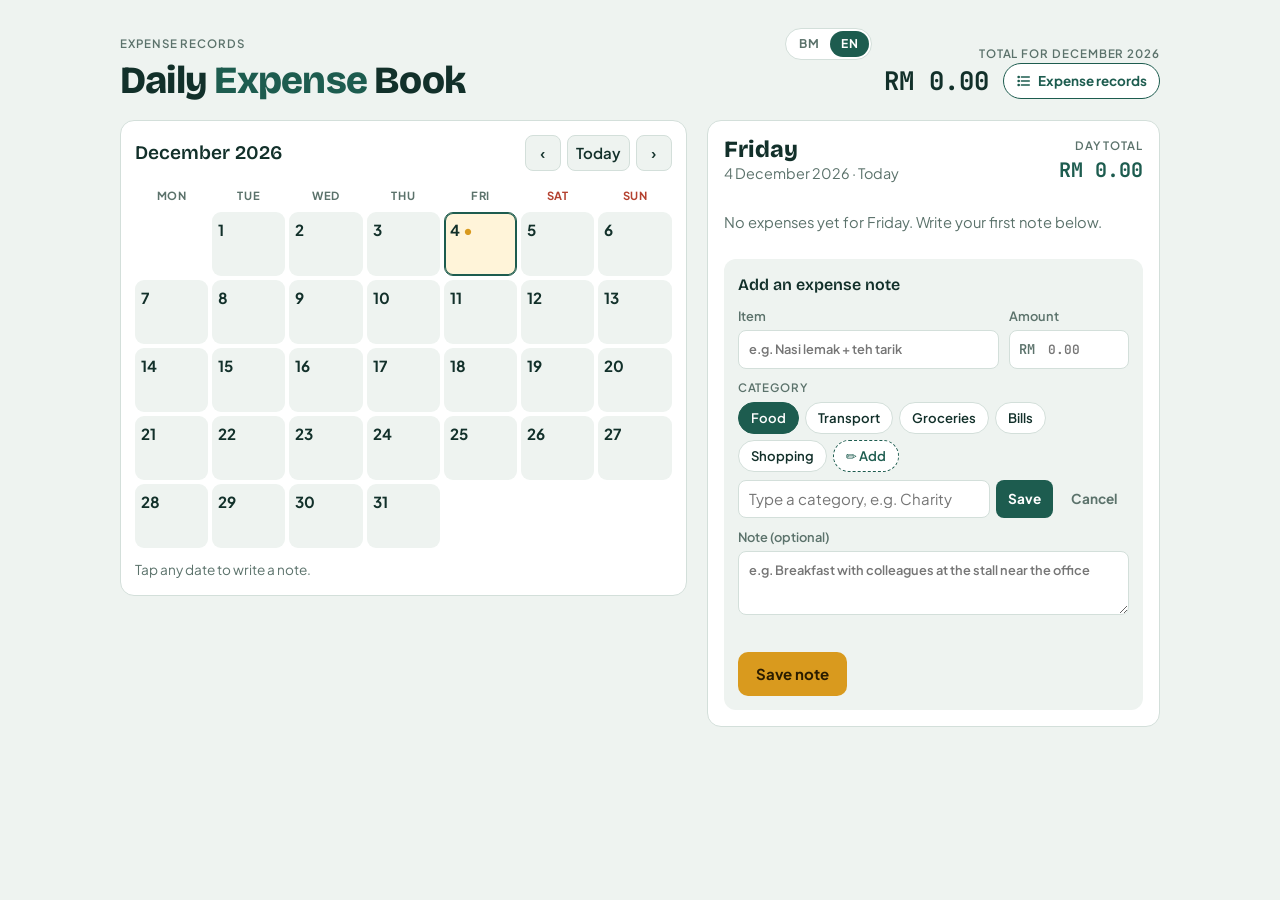
<file: index.html>
<!doctype html>
<html lang="ms">
<head>
<meta charset="utf-8">
<meta name="viewport" content="width=device-width, initial-scale=1, viewport-fit=cover">
<title>Buku Belanja Harian</title>
<meta name="claude:viewport-fit-sides" content="cover">
<link rel="preconnect" href="https://fonts.googleapis.com">
<link rel="stylesheet" href="https://fonts.googleapis.com/css2?family=Bricolage+Grotesque:opsz,wght@12..96,600;12..96,800&family=Plus+Jakarta+Sans:wght@400;500;600;700&family=JetBrains+Mono:wght@500;700&display=swap">
<style>
/* Layout: kalendar bulan (Isnin dahulu) di kiri, panel nota hari terpilih di kanan; bertindan di telefon */
:root {
  --bg: #eef3f0;
  --surface: #ffffff;
  --ink: #12302a;
  --muted: #5b726b;
  --line: #d3dfda;
  --accent: #d99a1e;        /* kunyit */
  --accent-ink: #2a1c00;
  --brand: #1d5c4f;         /* hijau daun pandan tua */
  --brand-soft: #dcebe5;
  --danger: #b4412f;
  --today: #fff4d9;
  --f-display: "Bricolage Grotesque", "Segoe UI", system-ui, sans-serif;
  --f-body: "Plus Jakarta Sans", "Segoe UI", system-ui, sans-serif;
  --f-num: "JetBrains Mono", ui-monospace, Menlo, monospace;
}
@media (prefers-color-scheme: dark) {
  :root:not([data-theme="light"]) {
    --bg: #0e1a17; --surface: #15241f; --ink: #e4efea; --muted: #93aaa2; --line: #2a3d37;
    --accent: #f0b440; --accent-ink: #231700; --brand: #7fcab6; --brand-soft: #1d3a32;
    --danger: #ef8b78; --today: #33290f; color-scheme: dark;
  }
}
:root[data-theme="dark"] {
  --bg: #0e1a17; --surface: #15241f; --ink: #e4efea; --muted: #93aaa2; --line: #2a3d37;
  --accent: #f0b440; --accent-ink: #231700; --brand: #7fcab6; --brand-soft: #1d3a32;
  --danger: #ef8b78; --today: #33290f; color-scheme: dark;
}
* { box-sizing: border-box; }
body {
  background: var(--bg); color: var(--ink); font-family: var(--f-body); font-size: 15px; line-height: 1.5;
  padding-left: max(16px, env(safe-area-inset-left, 0px));
  padding-right: max(16px, env(safe-area-inset-right, 0px));
  padding-block: 20px 40px;
}
.wrap { max-width: 1040px; margin: 0 auto; display: grid; gap: 20px; }
h1, h2 { font-family: var(--f-display); text-wrap: balance; margin: 0; }
.num { font-family: var(--f-num); font-variant-numeric: tabular-nums; }
button { font: inherit; color: inherit; cursor: pointer; }
button:focus-visible, input:focus-visible, textarea:focus-visible { outline: 2px solid var(--accent); outline-offset: 2px; }

header { display: flex; flex-wrap: wrap; align-items: flex-end; justify-content: space-between; gap: 12px; }
header h1 { font-size: clamp(1.7rem, 5vw, 2.4rem); font-weight: 800; letter-spacing: -0.02em; line-height: 1.05; }
header h1 span { color: var(--brand); }
.brand { flex: 1 1 300px; min-width: 0; }
.brand-top { display: flex; align-items: center; justify-content: space-between; gap: 10px; }
.lang { display: inline-flex; border: 1px solid var(--line); border-radius: 999px; padding: 2px; background: var(--surface); flex-shrink: 0; }
.lang button { border: none; background: none; border-radius: 999px; padding: 4px 11px; font-size: 0.75rem; font-weight: 700; letter-spacing: 0.04em; color: var(--muted); }
.lang button[aria-pressed="true"] { background: var(--brand); color: var(--surface); }
.month-total { text-align: right; }
@media (max-width: 480px) { .month-total { text-align: left; width: 100%; } }
.label { font-size: 0.72rem; text-transform: uppercase; letter-spacing: 0.08em; color: var(--muted); font-weight: 600; }
.month-total .num { font-size: 1.6rem; font-weight: 700; }
.mt-row { display: flex; flex-wrap: wrap; align-items: center; justify-content: flex-end; gap: 8px 14px; }
@media (max-width: 480px) { .mt-row { justify-content: space-between; } }
.rec-btn { display: inline-flex; align-items: center; gap: 6px; border: 1px solid var(--brand); background: var(--surface); color: var(--brand); border-radius: 999px; padding: 7px 12px; font-weight: 700; font-size: 0.84rem; white-space: nowrap; }
@media (max-width: 400px) { .month-total .num { font-size: 1.35rem; } }
@media (max-width: 380px) { .rec-btn { padding: 6px 9px; font-size: 0.78rem; gap: 4px; } .rec-btn svg { width: 14px; height: 14px; } .mt-row { gap: 8px 10px; } }
.rec-btn svg { width: 16px; height: 16px; }

/* Lembaran Rekod perbelanjaan */
.sheet { position: fixed; inset: 0; z-index: 20; background: var(--bg); overflow-y: auto; overscroll-behavior: contain;
  padding-top: calc(16px + env(safe-area-inset-top, 0px)); padding-bottom: calc(32px + env(safe-area-inset-bottom, 0px));
  padding-left: max(16px, env(safe-area-inset-left, 0px)); padding-right: max(16px, env(safe-area-inset-right, 0px)); }
.sheet-in { max-width: 680px; margin: 0 auto; display: grid; gap: 18px; }
.sheet-head { display: flex; align-items: flex-start; justify-content: space-between; gap: 12px; }
.sheet-head h2 { font-size: 1.5rem; font-weight: 800; line-height: 1.1; }
.sheet-sub { color: var(--muted); font-size: 0.9rem; margin-top: 4px; }
.close { border: 1px solid var(--line); background: var(--surface); border-radius: 50%; width: 40px; height: 40px; font-size: 1.3rem; line-height: 1; flex-shrink: 0; }
.sheet-nav { display: flex; align-items: center; justify-content: space-between; gap: 8px; background: var(--surface); border: 1px solid var(--line); border-radius: 12px; padding: 8px; }
.sheet-nav strong { font-family: var(--f-display); font-size: 1.1rem; font-weight: 600; }
.sheet-nav .num { display: block; color: var(--brand); font-weight: 700; font-size: 0.95rem; text-align: center; }
.sheet-nav button { border: 1px solid var(--line); background: var(--bg); border-radius: 8px; width: 38px; height: 38px; font-weight: 700; }
.seg { display: grid; grid-template-columns: 1fr 1fr; border: 1px solid var(--line); border-radius: 12px; padding: 3px; background: var(--surface); }
.seg button { border: none; background: none; border-radius: 9px; padding: 9px 8px; font-weight: 700; font-size: 0.9rem; color: var(--muted); }
.seg button[aria-pressed="true"] { background: var(--brand); color: var(--surface); }
.stats { display: grid; grid-template-columns: 1fr 1fr; gap: 10px; }
.stat { background: var(--surface); border: 1px solid var(--line); border-radius: 12px; padding: 10px 12px; min-width: 0; }
.stat .num { display: block; font-weight: 700; font-size: 1.05rem; margin-top: 2px; }
.stat small { color: var(--muted); font-size: 0.8rem; }
.mrow { display: grid; grid-template-columns: 5.5em minmax(0, 1fr) auto; align-items: center; gap: 10px; background: none; border: none; padding: 5px 0; text-align: left; width: 100%; font-size: 0.92rem; }
.mrow .nm { font-weight: 600; }
.mrow .bar { display: block; grid-column: auto; height: 8px; }
.mrow .num { font-weight: 700; min-width: 6.5em; text-align: right; }
.mrow.zero { color: var(--muted); }
.mrow.zero .num { font-weight: 500; }
.mrow.top .bar i { background: var(--brand); }
.sec { background: var(--surface); border: 1px solid var(--line); border-radius: 14px; padding: 14px 16px; display: grid; gap: 10px; }
.sec h3 { margin: 0; font-family: var(--f-display); font-size: 1rem; font-weight: 600; }
.catrow { display: grid; grid-template-columns: minmax(0, 1fr) auto; gap: 4px 12px; font-size: 0.92rem; }
.catrow .nm { font-weight: 600; overflow-wrap: anywhere; }
.catrow .num { font-weight: 700; }
.bar { grid-column: 1 / -1; height: 6px; border-radius: 3px; background: var(--bg); overflow: hidden; }
.bar i { display: block; height: 100%; background: var(--accent); border-radius: 3px; }
.dgroup { display: grid; gap: 4px; padding-top: 10px; border-top: 1px dashed var(--line); }
.dgroup:first-of-type { border-top: none; padding-top: 0; }
.dhead { display: flex; justify-content: space-between; align-items: baseline; gap: 10px; background: none; border: none; padding: 4px 0; text-align: left; width: 100%; }
.dhead span:first-child { font-weight: 700; }
.dhead span:first-child small { color: var(--brand); font-weight: 600; font-size: 0.78rem; margin-left: 6px; text-decoration: underline; }
.dhead .num { font-weight: 700; color: var(--brand); }
.dline { display: grid; grid-template-columns: minmax(0, 1fr) auto; gap: 10px; font-size: 0.9rem; }
.dline span:first-child { overflow-wrap: anywhere; }
body.lock { overflow: hidden; }


.main { display: grid; grid-template-columns: minmax(0, 1.25fr) minmax(0, 1fr); gap: 20px; align-items: start; }
@media (max-width: 820px) { .main { grid-template-columns: minmax(0, 1fr); } }

.cal { background: var(--surface); border: 1px solid var(--line); border-radius: 14px; padding: 14px; }
.cal-head { display: flex; flex-wrap: wrap; align-items: center; justify-content: space-between; gap: 8px; margin-bottom: 12px; }
.cal-head h2 { font-size: 1.2rem; font-weight: 600; white-space: nowrap; }
.nav { display: flex; gap: 6px; }
.nav button { white-space: nowrap; border: 1px solid var(--line); background: var(--bg); border-radius: 8px; min-width: 36px; height: 36px; padding: 0 8px; font-weight: 600; }
.grid { display: grid; grid-template-columns: repeat(7, minmax(0, 1fr)); gap: 4px; }
.dow { text-align: center; font-size: 0.7rem; font-weight: 700; letter-spacing: 0.06em; text-transform: uppercase; color: var(--muted); padding: 4px 0; }
.dow.wkend { color: var(--danger); }
.day {
  position: relative; border: 1px solid transparent; background: var(--bg); border-radius: 9px;
  min-height: 64px; padding: 6px 5px; display: flex; flex-direction: column; align-items: flex-start; justify-content: space-between; text-align: left;
}
.day:hover { border-color: var(--line); }
.day .d { font-weight: 700; font-size: 0.95rem; }
.day .amt { font-family: var(--f-num); font-size: 0.66rem; color: var(--brand); font-weight: 700; max-width: 100%; overflow: hidden; text-overflow: ellipsis; white-space: nowrap; }
.day.has { background: var(--brand-soft); }
.day.today { background: var(--today); }
.day.today .d::after { content: "•"; color: var(--accent); margin-left: 3px; }
.day.sel { border-color: var(--brand); box-shadow: inset 0 0 0 1px var(--brand); }
.day.blank { visibility: hidden; }
.cal-foot { display: flex; justify-content: space-between; margin-top: 12px; font-size: 0.85rem; color: var(--muted); }
.cal-foot button { background: none; border: none; color: var(--brand); font-weight: 600; padding: 0; }

.panel { background: var(--surface); border: 1px solid var(--line); border-radius: 14px; padding: 16px; display: grid; gap: 16px; scroll-margin-top: 16px; }
.panel-head { display: flex; justify-content: space-between; align-items: flex-start; gap: 10px; }
.panel-head h2 { font-size: 1.45rem; font-weight: 800; line-height: 1.1; }
.panel-head .date { color: var(--muted); font-size: 0.9rem; }
.day-total { text-align: right; flex-shrink: 0; }
.day-total .num { font-size: 1.25rem; font-weight: 700; color: var(--brand); }

.list { list-style: none; margin: 0; padding: 0; display: grid; }
.list li { display: grid; grid-template-columns: minmax(0, 1fr) auto; gap: 4px 12px; padding: 10px 0; border-top: 1px dashed var(--line); }
.list li:first-child { border-top: none; }
.item-main { min-width: 0; }
.item-title { font-weight: 600; overflow-wrap: anywhere; }
.item-note { color: var(--muted); font-size: 0.88rem; white-space: pre-wrap; overflow-wrap: anywhere; }
.chip { display: inline-block; font-size: 0.7rem; font-weight: 600; padding: 1px 8px; border-radius: 999px; background: var(--bg); border: 1px solid var(--line); color: var(--muted); margin-right: 6px; }
.item-side { text-align: right; display: grid; gap: 4px; justify-items: end; }
.item-side .num { font-weight: 700; }
.acts { display: flex; gap: 4px; }
.acts button { background: none; border: none; font-size: 0.78rem; color: var(--muted); padding: 2px 4px; text-decoration: underline; }
.acts button.del { color: var(--danger); }
.empty { color: var(--muted); font-size: 0.92rem; padding: 6px 0; }

form { display: grid; gap: 10px; background: var(--bg); border-radius: 12px; padding: 14px; }
form h3 { margin: 0; font-family: var(--f-display); font-size: 1rem; font-weight: 600; }
.row { display: grid; grid-template-columns: minmax(0, 1fr) 120px; gap: 10px; }
@media (max-width: 380px) { .row { grid-template-columns: minmax(0, 1fr); } }
label { display: grid; gap: 4px; font-size: 0.8rem; font-weight: 600; color: var(--muted); }
input, textarea { font: inherit; color: var(--ink); background: var(--surface); border: 1px solid var(--line); border-radius: 8px; padding: 9px 10px; width: 100%; }
textarea { resize: vertical; min-height: 64px; }
.money { position: relative; }
.money span { position: absolute; left: 10px; top: 50%; transform: translateY(-50%); font-family: var(--f-num); color: var(--muted); font-size: 0.85rem; pointer-events: none; }
.money input { padding-left: 38px; font-family: var(--f-num); }
.cats { display: flex; flex-wrap: wrap; gap: 6px; }
.cats button { border: 1px solid var(--line); background: var(--surface); border-radius: 999px; padding: 5px 12px; font-size: 0.82rem; font-weight: 600; }
.cats button[aria-pressed="true"] { background: var(--brand); border-color: var(--brand); color: var(--surface); }
.cats .cc { display: inline-flex; }
.cats .cc button[data-cat] { border-radius: 999px 0 0 999px; border-right: none; }
.cats .cc .x { border-radius: 0 999px 999px 0; padding: 5px 10px 5px 8px; color: var(--muted); }
.cats .cc button[aria-pressed="true"] + .x { background: var(--brand); border-color: var(--brand); color: var(--surface); }
.cats .add { border-style: dashed; border-color: var(--brand); color: var(--brand); }
.cat-new { display: flex; gap: 6px; margin-top: 8px; }
.cat-new input { flex: 1; min-width: 0; padding: 7px 10px; }
.cat-new button { border: none; border-radius: 8px; padding: 0 12px; font-weight: 700; font-size: 0.85rem; white-space: nowrap; }
.cat-new .ok { background: var(--brand); color: var(--surface); }
.cat-new .no { background: none; color: var(--muted); }
.form-acts { display: flex; gap: 8px; flex-wrap: wrap; }
.btn { border: none; border-radius: 10px; padding: 11px 18px; font-weight: 700; }
.btn.primary { background: var(--accent); color: var(--accent-ink); }
.btn.ghost { background: none; border: 1px solid var(--line); }
.err { color: var(--danger); font-size: 0.85rem; min-height: 1.2em; }
.toast { position: fixed; left: 50%; bottom: calc(20px + env(safe-area-inset-bottom, 0px)); transform: translateX(-50%); background: var(--ink); color: var(--bg); padding: 9px 16px; border-radius: 999px; font-weight: 600; font-size: 0.9rem; }

.confirm { display: flex; gap: 6px; align-items: center; font-size: 0.78rem; }
.confirm button { border: none; border-radius: 6px; padding: 3px 8px; font-weight: 700; font-size: 0.78rem; }
.confirm .yes { background: var(--danger); color: var(--surface); }
.confirm .no { background: var(--bg); }
@media (prefers-reduced-motion: no-preference) { .day { transition: background .15s, border-color .15s; } }
</style>
</head>
<body>

<div class="wrap">
  <header>
    <div class="brand">
      <div class="brand-top">
        <div class="label" data-i18n="eyebrow">Rekod perbelanjaan</div>
        <div class="lang" role="group" data-i18n-aria="language" aria-label="Bahasa">
          <button type="button" data-lang="ms" aria-pressed="true">BM</button>
          <button type="button" data-lang="en" aria-pressed="false">EN</button>
        </div>
      </div>
      <h1 id="appTitle">Buku <span>Belanja</span> Harian</h1>
    </div>
    <div class="month-total">
      <div class="label" id="monthLabel">Jumlah bulan ini</div>
      <div class="mt-row">
        <div class="num" id="monthTotal">RM 0.00</div>
        <button type="button" class="rec-btn" id="openRec"><svg viewBox="0 0 24 24" fill="none" stroke="currentColor" stroke-width="2" stroke-linecap="round" aria-hidden="true"><path d="M8 6h12M8 12h12M8 18h12"/><circle cx="4" cy="6" r="1" fill="currentColor"/><circle cx="4" cy="12" r="1" fill="currentColor"/><circle cx="4" cy="18" r="1" fill="currentColor"/></svg><span data-i18n="records">Rekod perbelanjaan</span></button>
      </div>
    </div>
  </header>

  <div class="main">
    <section class="cal" data-i18n-aria="calendar" aria-label="Kalendar">
      <div class="cal-head">
        <h2 id="calTitle">Bulan</h2>
        <div class="nav">
          <button type="button" id="prevM" data-i18n-aria="prevMonth" aria-label="Bulan sebelum">‹</button>
          <button type="button" id="todayBtn" data-i18n="today">Hari ini</button>
          <button type="button" id="nextM" data-i18n-aria="nextMonth" aria-label="Bulan seterusnya">›</button>
        </div>
      </div>
      <div class="grid" id="grid"></div>
      <div class="cal-foot">
        <span data-i18n="calHint">Tekan mana-mana tarikh untuk tulis nota.</span>
      </div>
    </section>

    <section class="panel" id="panel" aria-live="polite">
      <div class="panel-head">
        <div>
          <h2 id="dayName">Isnin</h2>
          <div class="date" id="dayDate"></div>
        </div>
        <div class="day-total">
          <div class="label" data-i18n="dayTotal">Jumlah hari</div>
          <div class="num" id="dayTotal">RM 0.00</div>
        </div>
      </div>

      <ul class="list" id="list"></ul>

      <form id="form" novalidate>
        <h3 id="formTitle">Tambah nota perbelanjaan</h3>
        <div class="row">
          <label for="fItem"><span data-i18n="item">Perkara</span>
            <input id="fItem" type="text" maxlength="80" data-i18n-ph="itemPh" placeholder="cth. Nasi lemak + teh tarik" autocomplete="off">
          </label>
          <label for="fAmt"><span data-i18n="amount">Jumlah</span>
            <span class="money"><span>RM</span><input id="fAmt" type="number" inputmode="decimal" step="0.01" min="0" placeholder="0.00"></span>
          </label>
        </div>
        <div>
          <div class="label" style="margin-bottom:6px" data-i18n="category">Kategori</div>
          <div class="cats" id="cats"></div>
          <div class="cat-new" id="catNew" hidden>
            <input id="fCat" type="text" maxlength="30" data-i18n-ph="catPh" placeholder="Tulis kategori, cth. Sedekah" autocomplete="off" data-i18n-aria="catNew" aria-label="Kategori baharu">
            <button type="button" class="ok" id="catAdd" data-i18n="save">Simpan</button>
            <button type="button" class="no" id="catCancel" data-i18n="cancel">Batal</button>
          </div>
        </div>
        <label for="fNote"><span data-i18n="note">Nota (pilihan)</span>
          <textarea id="fNote" maxlength="500" data-i18n-ph="notePh" placeholder="cth. Sarapan dengan kawan sekerja di gerai depan pejabat"></textarea>
        </label>
        <div class="err" id="err"></div>
        <div class="form-acts">
          <button type="submit" class="btn primary" id="saveBtn">Simpan nota</button>
          <button type="button" class="btn ghost" id="cancelEdit" data-i18n="cancel" hidden>Batal</button>
        </div>
      </form>
    </section>
  </div>
</div>
<div class="sheet" id="sheet" role="dialog" aria-modal="true" aria-labelledby="recTitle" hidden>
  <div class="sheet-in">
    <div class="sheet-head">
      <div>
        <h2 id="recTitle" data-i18n="records">Rekod perbelanjaan</h2>
        <div class="sheet-sub" id="recSub"></div>
      </div>
      <button type="button" class="close" id="closeRec" data-i18n-aria="close" aria-label="Tutup">×</button>
    </div>
    <div class="seg" role="group" data-i18n-aria="viewMode" aria-label="Paparan rekod">
      <button type="button" data-mode="month" aria-pressed="true" data-i18n="monthly">Bulanan</button>
      <button type="button" data-mode="year" aria-pressed="false" data-i18n="yearly">Tahunan</button>
    </div>
    <div class="sheet-nav">
      <button type="button" id="recPrev" aria-label="Bulan sebelum">‹</button>
      <div><strong id="recMonth"></strong><span class="num" id="recTotal"></span></div>
      <button type="button" id="recNext" aria-label="Bulan seterusnya">›</button>
    </div>
    <div id="recBody"></div>
  </div>
</div>
<div class="toast" id="toast" hidden></div>

<script>
(function () {
  // ---- Teks dua bahasa ----
  const T = {
    ms: {
      title: "Buku Belanja Harian",
      h1: 'Buku <span>Belanja</span> Harian',
      eyebrow: "Rekod perbelanjaan",
      language: "Bahasa",
      records: "Rekod perbelanjaan",
      monthTotal: (m) => "Jumlah " + m,
      calendar: "Kalendar",
      prevMonth: "Bulan sebelum",
      nextMonth: "Bulan seterusnya",
      today: "Hari ini",
      calHint: "Tekan mana-mana tarikh untuk tulis nota.",
      dayTotal: "Jumlah hari",
      addTitle: "Tambah nota perbelanjaan",
      editTitle: "Ubah nota",
      item: "Perkara",
      itemPh: "cth. Nasi lemak + teh tarik",
      amount: "Jumlah",
      category: "Kategori",
      catPh: "Tulis kategori, cth. Sedekah",
      catNew: "Kategori baharu",
      save: "Simpan",
      cancel: "Batal",
      note: "Nota (pilihan)",
      notePh: "cth. Sarapan dengan kawan sekerja di gerai depan pejabat",
      saveNote: "Simpan nota",
      saveChanges: "Simpan perubahan",
      emptyDay: (d) => "Tiada perbelanjaan lagi untuk hari " + d + ". Tulis nota pertama di bawah.",
      delQ: "Padam?", yes: "Ya", no: "Tidak", edit: "Ubah", del: "Padam",
      removeCat: (c) => "Buang kategori " + c,
      addCat: "✏️ Tambah",
      catAdded: (c) => "Kategori “" + c + "” ditambah",
      noteDeleted: "Nota dipadam",
      changesSaved: "Perubahan disimpan",
      noteSaved: "Nota disimpan",
      errItem: "Tulis apa yang dibeli, contohnya “Makan tengah hari”.",
      errAmt: "Masukkan jumlah dalam RM, contohnya 12.50.",
      close: "Tutup",
      recSub: (n, d) => n + " nota dalam " + d + " hari",
      noNotes: "Tiada nota",
      recEmpty: (m) => "Belum ada perbelanjaan direkod untuk " + m + ". Tutup halaman ini dan tekan mana-mana tarikh pada kalendar untuk mula.",
      byCat: "Ikut kategori",
      byDate: "Ikut tarikh",
      open: "Buka",
      monthly: "Bulanan",
      yearly: "Tahunan",
      viewMode: "Paparan rekod",
      byMonth: "Ikut bulan",
      recSubYear: (n, m) => n + " nota dalam " + m + " bulan",
      recEmptyYear: (y) => "Belum ada perbelanjaan direkod untuk tahun " + y + ". Tutup halaman ini dan tekan mana-mana tarikh pada kalendar untuk mula.",
      highest: "Bulan tertinggi",
      avg: "Purata sebulan",
      avgNote: (m) => "daripada " + m + " bulan ada rekod",
      prevYear: "Tahun sebelum",
      nextYear: "Tahun seterusnya",
      days: ["Ahad", "Isnin", "Selasa", "Rabu", "Khamis", "Jumaat", "Sabtu"],
      dow: ["Isn", "Sel", "Rab", "Kha", "Jum", "Sab", "Ahd"],
      months: ["Januari", "Februari", "Mac", "April", "Mei", "Jun", "Julai", "Ogos", "September", "Oktober", "November", "Disember"],
      monthsShort: ["Jan", "Feb", "Mac", "Apr", "Mei", "Jun", "Jul", "Ogo", "Sep", "Okt", "Nov", "Dis"],
      cats: {}
    },
    en: {
      title: "Daily Expense Book",
      h1: 'Daily <span>Expense</span> Book',
      eyebrow: "Expense records",
      language: "Language",
      records: "Expense records",
      monthTotal: (m) => "Total for " + m,
      calendar: "Calendar",
      prevMonth: "Previous month",
      nextMonth: "Next month",
      today: "Today",
      calHint: "Tap any date to write a note.",
      dayTotal: "Day total",
      addTitle: "Add an expense note",
      editTitle: "Edit note",
      item: "Item",
      itemPh: "e.g. Nasi lemak + teh tarik",
      amount: "Amount",
      category: "Category",
      catPh: "Type a category, e.g. Charity",
      catNew: "New category",
      save: "Save",
      cancel: "Cancel",
      note: "Note (optional)",
      notePh: "e.g. Breakfast with colleagues at the stall near the office",
      saveNote: "Save note",
      saveChanges: "Save changes",
      emptyDay: (d) => "No expenses yet for " + d + ". Write your first note below.",
      delQ: "Delete?", yes: "Yes", no: "No", edit: "Edit", del: "Delete",
      removeCat: (c) => "Remove category " + c,
      addCat: "✏️ Add",
      catAdded: (c) => "Category “" + c + "” added",
      noteDeleted: "Note deleted",
      changesSaved: "Changes saved",
      noteSaved: "Note saved",
      errItem: "Write what you bought, for example “Lunch”.",
      errAmt: "Enter an amount in RM, for example 12.50.",
      close: "Close",
      recSub: (n, d) => n + (n === 1 ? " note" : " notes") + " across " + d + (d === 1 ? " day" : " days"),
      noNotes: "No notes",
      recEmpty: (m) => "No expenses recorded for " + m + " yet. Close this page and tap any date on the calendar to start.",
      byCat: "By category",
      byDate: "By date",
      open: "Open",
      monthly: "Monthly",
      yearly: "Yearly",
      viewMode: "Record view",
      byMonth: "By month",
      recSubYear: (n, m) => n + (n === 1 ? " note" : " notes") + " across " + m + (m === 1 ? " month" : " months"),
      recEmptyYear: (y) => "No expenses recorded for " + y + " yet. Close this page and tap any date on the calendar to start.",
      highest: "Highest month",
      avg: "Monthly average",
      avgNote: (m) => "over " + m + (m === 1 ? " month" : " months") + " with records",
      prevYear: "Previous year",
      nextYear: "Next year",
      days: ["Sunday", "Monday", "Tuesday", "Wednesday", "Thursday", "Friday", "Saturday"],
      dow: ["Mon", "Tue", "Wed", "Thu", "Fri", "Sat", "Sun"],
      months: ["January", "February", "March", "April", "May", "June", "July", "August", "September", "October", "November", "December"],
      monthsShort: ["Jan", "Feb", "Mar", "Apr", "May", "Jun", "Jul", "Aug", "Sep", "Oct", "Nov", "Dec"],
      // Kategori asal disimpan dengan nama Melayu; ini terjemahan paparannya
      cats: { "Makan": "Food", "Pengangkutan": "Transport", "Barang dapur": "Groceries", "Bil": "Bills", "Belanja": "Shopping", "Lain-lain": "Others" }
    }
  };
  const KATEGORI = ["Makan", "Pengangkutan", "Barang dapur", "Bil", "Belanja"];
  const KEY = "bukuBelanja.v1";
  const LANG_KEY = "bukuBelanja.lang";

  let lang = "ms";
  try {
    const saved = localStorage.getItem(LANG_KEY);
    if (saved === "ms" || saved === "en") lang = saved;
    else if (/^en\b/i.test(navigator.language || "")) lang = "en";
  } catch (e) {}
  const t = () => T[lang];
  const catLabel = (c) => t().cats[c] || c;

  const $ = (id) => document.getElementById(id);
  const pad = (n) => String(n).padStart(2, "0");
  const keyOf = (d) => d.getFullYear() + "-" + pad(d.getMonth() + 1) + "-" + pad(d.getDate());
  const rm = (n) => "RM " + n.toLocaleString("en-MY", { minimumFractionDigits: 2, maximumFractionDigits: 2 });
  const sum = (arr) => arr.reduce((s, e) => s + (Number(e.amt) || 0), 0);
  const uid = () => Date.now().toString(36) + Math.random().toString(36).slice(2, 7);
  const monthName = (y, m) => t().months[m] + " " + y;

  let store = { days: {}, cats: [] };
  function load() {
    try {
      const raw = localStorage.getItem(KEY);
      if (raw) store = JSON.parse(raw);
    } catch (e) {}
    if (!store || typeof store.days !== "object") store = { days: {} };
    if (!Array.isArray(store.cats)) store.cats = [];
    // Buang data contoh daripada versi awal app
    let changed = false;
    Object.keys(store.days).forEach((k) => {
      const kept = store.days[k].filter((e) => !e.sample);
      if (kept.length !== store.days[k].length) changed = true;
      if (kept.length) store.days[k] = kept; else delete store.days[k];
    });
    if ("sample" in store) { delete store.sample; changed = true; }
    if (changed) save();
  }
  function save() { try { localStorage.setItem(KEY, JSON.stringify(store)); } catch (e) {} }

  const today = new Date(); today.setHours(0, 0, 0, 0);
  let view = new Date(today.getFullYear(), today.getMonth(), 1);
  let selected = new Date(today);
  let selCat = KATEGORI[0];
  let editingId = null;
  let confirmId = null;

  function entries(k) { return store.days[k] || []; }

  function applyStatic() {
    const L = t();
    document.documentElement.lang = lang;
    document.title = L.title;
    $("appTitle").innerHTML = L.h1;
    document.querySelectorAll("[data-i18n]").forEach((el) => { el.textContent = L[el.dataset.i18n]; });
    document.querySelectorAll("[data-i18n-ph]").forEach((el) => { el.placeholder = L[el.dataset.i18nPh]; });
    document.querySelectorAll("[data-i18n-aria]").forEach((el) => { el.setAttribute("aria-label", L[el.dataset.i18nAria]); });
    document.querySelectorAll("[data-lang]").forEach((b) => b.setAttribute("aria-pressed", String(b.dataset.lang === lang)));
    $("formTitle").textContent = editingId ? L.editTitle : L.addTitle;
    $("saveBtn").textContent = editingId ? L.saveChanges : L.saveNote;
  }

  function setLang(l) {
    lang = l;
    try { localStorage.setItem(LANG_KEY, l); } catch (e) {}
    $("err").textContent = "";
    applyStatic(); renderCats(); renderCal(); renderPanel();
    if (!$("sheet").hidden) renderRec();
  }

  function renderCal() {
    const L = t();
    const y = view.getFullYear(), m = view.getMonth();
    $("calTitle").textContent = monthName(y, m);
    $("monthLabel").textContent = L.monthTotal(monthName(y, m));
    const grid = $("grid");
    grid.innerHTML = "";
    L.dow.forEach((h, i) => {
      const el = document.createElement("div");
      el.className = "dow" + (i >= 5 ? " wkend" : "");
      el.textContent = h;
      grid.appendChild(el);
    });
    const first = new Date(y, m, 1);
    const lead = (first.getDay() + 6) % 7; // Isnin = 0
    for (let i = 0; i < lead; i++) {
      const b = document.createElement("div"); b.className = "day blank"; grid.appendChild(b);
    }
    const daysIn = new Date(y, m + 1, 0).getDate();
    let monthSum = 0;
    for (let d = 1; d <= daysIn; d++) {
      const date = new Date(y, m, d);
      const k = keyOf(date);
      const total = sum(entries(k));
      monthSum += total;
      const btn = document.createElement("button");
      btn.type = "button";
      btn.className = "day" + (total > 0 ? " has" : "") +
        (date.getTime() === today.getTime() ? " today" : "") +
        (date.getTime() === selected.getTime() ? " sel" : "");
      btn.setAttribute("aria-label", L.days[date.getDay()] + " " + d + " " + L.months[m] + (total ? ", " + rm(total) : ""));
      btn.innerHTML = '<span class="d">' + d + '</span>' + (total ? '<span class="amt">' + Math.round(total) + '</span>' : "");
      btn.addEventListener("click", () => selectDay(date, true));
      grid.appendChild(btn);
    }
    $("monthTotal").textContent = rm(monthSum);
  }

  function esc(s) { return String(s).replace(/[&<>"']/g, (c) => ({ "&": "&amp;", "<": "&lt;", ">": "&gt;", '"': "&quot;", "'": "&#39;" }[c])); }

  function renderPanel() {
    const L = t();
    const k = keyOf(selected);
    const list = entries(k);
    $("dayName").textContent = L.days[selected.getDay()];
    $("dayDate").textContent = selected.getDate() + " " + L.months[selected.getMonth()] + " " + selected.getFullYear() +
      (selected.getTime() === today.getTime() ? " · " + L.today : "");
    $("dayTotal").textContent = rm(sum(list));
    const ul = $("list");
    if (!list.length) {
      ul.innerHTML = '<li class="empty">' + esc(L.emptyDay(L.days[selected.getDay()])) + '</li>';
      return;
    }
    ul.innerHTML = list.map((e) => {
      const acts = confirmId === e.id
        ? '<span class="confirm">' + L.delQ + ' <button type="button" class="yes" data-yes="' + e.id + '">' + L.yes + '</button><button type="button" class="no" data-no="1">' + L.no + '</button></span>'
        : '<span class="acts"><button type="button" data-edit="' + e.id + '">' + L.edit + '</button><button type="button" class="del" data-del="' + e.id + '">' + L.del + '</button></span>';
      return '<li><div class="item-main"><div class="item-title"><span class="chip">' + esc(catLabel(e.cat)) + '</span>' + esc(e.item) + '</div>' +
        (e.note ? '<div class="item-note">' + esc(e.note) + '</div>' : "") +
        '</div><div class="item-side"><span class="num">' + rm(Number(e.amt)) + '</span>' + acts + '</div></li>';
    }).join("");
  }

  function renderCats() {
    const L = t();
    const chip = (c) => '<button type="button" aria-pressed="' + (c === selCat) + '" data-cat="' + esc(c) + '">' + esc(catLabel(c)) + '</button>';
    const own = store.cats.slice();
    // Nota lama mungkin guna kategori yang tiada dalam senarai (cth. "Lain-lain")
    const extra = KATEGORI.includes(selCat) || own.includes(selCat) ? [] : [selCat];
    $("cats").innerHTML = KATEGORI.map(chip).join("") +
      own.map((c) => '<span class="cc">' + chip(c) + '<button type="button" class="x" data-delcat="' + esc(c) + '" aria-label="' + esc(L.removeCat(c)) + '">×</button></span>').join("") +
      extra.map(chip).join("") +
      '<button type="button" class="add" id="catOpen">' + L.addCat + '</button>';
  }

  function closeCatNew() { $("catNew").hidden = true; $("fCat").value = ""; }

  function addCat() {
    const name = $("fCat").value.trim().replace(/\s+/g, " ");
    if (!name) { $("fCat").focus(); return; }
    const low = name.toLowerCase();
    // Padankan dengan nama Melayu atau Inggeris kategori sedia ada
    const found = KATEGORI.concat(store.cats).find((c) => c.toLowerCase() === low || (T.en.cats[c] || "").toLowerCase() === low);
    if (found) { selCat = found; }
    else { store.cats.push(name); selCat = name; save(); toast(t().catAdded(name)); }
    closeCatNew(); renderCats();
  }

  function resetForm() {
    editingId = null;
    $("fItem").value = ""; $("fAmt").value = ""; $("fNote").value = "";
    $("err").textContent = "";
    $("formTitle").textContent = t().addTitle;
    $("saveBtn").textContent = t().saveNote;
    $("cancelEdit").hidden = true;
    selCat = KATEGORI[0]; closeCatNew(); renderCats();
  }

  function selectDay(date, scroll) {
    selected = new Date(date);
    confirmId = null;
    resetForm();
    renderCal(); renderPanel();
    if (scroll && window.matchMedia("(max-width: 820px)").matches) {
      $("panel").scrollIntoView({ behavior: "smooth", block: "start" });
    }
  }

  let toastTimer;
  function toast(msg) {
    const el = $("toast"); el.textContent = msg; el.hidden = false;
    clearTimeout(toastTimer); toastTimer = setTimeout(() => { el.hidden = true; }, 1800);
  }

  document.querySelector(".lang").addEventListener("click", (ev) => {
    const b = ev.target.closest("[data-lang]");
    if (b && b.dataset.lang !== lang) setLang(b.dataset.lang);
  });

  $("cats").addEventListener("click", (ev) => {
    const el = ev.target;
    if (el.id === "catOpen") { $("catNew").hidden = false; $("fCat").focus(); return; }
    if (el.dataset.delcat) {
      store.cats = store.cats.filter((c) => c !== el.dataset.delcat);
      if (selCat === el.dataset.delcat) selCat = KATEGORI[0];
      save(); renderCats(); return;
    }
    const b = el.closest("[data-cat]"); if (!b) return;
    selCat = b.dataset.cat; renderCats();
  });
  $("catAdd").addEventListener("click", addCat);
  $("catCancel").addEventListener("click", closeCatNew);
  $("fCat").addEventListener("keydown", (ev) => {
    if (ev.key === "Enter") { ev.preventDefault(); addCat(); }
    if (ev.key === "Escape") closeCatNew();
  });

  $("list").addEventListener("click", (ev) => {
    const k = keyOf(selected);
    const el = ev.target;
    if (el.dataset.del) { confirmId = el.dataset.del; renderPanel(); return; }
    if (el.dataset.no) { confirmId = null; renderPanel(); return; }
    if (el.dataset.yes) {
      store.days[k] = entries(k).filter((e) => e.id !== el.dataset.yes);
      if (!store.days[k].length) delete store.days[k];
      confirmId = null;
      if (editingId === el.dataset.yes) resetForm();
      save(); renderCal(); renderPanel(); toast(t().noteDeleted);
      return;
    }
    if (el.dataset.edit) {
      const e = entries(k).find((x) => x.id === el.dataset.edit); if (!e) return;
      editingId = e.id;
      $("fItem").value = e.item; $("fAmt").value = e.amt; $("fNote").value = e.note || "";
      selCat = e.cat; renderCats();
      $("formTitle").textContent = t().editTitle;
      $("saveBtn").textContent = t().saveChanges;
      $("cancelEdit").hidden = false;
      $("fItem").focus();
    }
  });

  $("cancelEdit").addEventListener("click", resetForm);

  $("form").addEventListener("submit", (ev) => {
    ev.preventDefault();
    const item = $("fItem").value.trim();
    const amt = parseFloat($("fAmt").value);
    const note = $("fNote").value.trim();
    if (!item) { $("err").textContent = t().errItem; $("fItem").focus(); return; }
    if (!(amt >= 0) || !isFinite(amt)) { $("err").textContent = t().errAmt; $("fAmt").focus(); return; }
    const k = keyOf(selected);
    const list = entries(k).slice();
    const rec = { item, amt: Math.round(amt * 100) / 100, cat: selCat, note };
    if (editingId) {
      const i = list.findIndex((e) => e.id === editingId);
      if (i >= 0) list[i] = { ...list[i], ...rec };
    } else {
      list.push({ id: uid(), ...rec });
    }
    store.days[k] = list;
    const wasEdit = !!editingId;
    save(); resetForm(); renderCal(); renderPanel();
    toast(wasEdit ? t().changesSaved : t().noteSaved);
  });

  // ---- Rekod perbelanjaan (bulanan / tahunan) ----
  let recMode = "month";
  function catSection(L, byCat, total) {
    const cats = Object.entries(byCat).sort((a, b) => b[1] - a[1]);
    const max = cats[0][1] || 1;
    return '<section class="sec"><h3>' + L.byCat + '</h3>' + cats.map(([c, a]) =>
      '<div class="catrow"><span class="nm">' + esc(catLabel(c)) + '</span><span class="num">' + rm(a) + ' <small style="color:var(--muted);font-weight:500">' + Math.round(a / total * 100) + '%</small></span>' +
      '<div class="bar"><i style="width:' + Math.max(2, a / max * 100).toFixed(1) + '%"></i></div></div>').join("") + '</section>';
  }
  function renderRec() {
    const L = t();
    document.querySelectorAll("[data-mode]").forEach((b) => b.setAttribute("aria-pressed", String(b.dataset.mode === recMode)));
    $("recPrev").setAttribute("aria-label", recMode === "year" ? L.prevYear : L.prevMonth);
    $("recNext").setAttribute("aria-label", recMode === "year" ? L.nextYear : L.nextMonth);
    if (recMode === "year") return renderYear(L);
    const y = view.getFullYear(), m = view.getMonth();
    const prefix = y + "-" + pad(m + 1) + "-";
    const keys = Object.keys(store.days).filter((k) => k.startsWith(prefix) && store.days[k].length).sort().reverse();
    let total = 0, count = 0;
    const byCat = {};
    keys.forEach((k) => store.days[k].forEach((e) => {
      const a = Number(e.amt) || 0; total += a; count++;
      byCat[e.cat] = (byCat[e.cat] || 0) + a;
    }));
    $("recMonth").textContent = monthName(y, m);
    $("recTotal").textContent = rm(total);
    $("recSub").textContent = count ? L.recSub(count, keys.length) : L.noNotes;
    if (!count) {
      $("recBody").innerHTML = '<div class="sec"><p class="empty" style="margin:0">' + esc(L.recEmpty(monthName(y, m))) + '</p></div>';
      return;
    }
    const dayHtml = keys.map((k) => {
      const [yy, mm, dd] = k.split("-").map(Number);
      const d = new Date(yy, mm - 1, dd);
      const list = store.days[k];
      return '<div class="dgroup"><button type="button" class="dhead" data-goto="' + k + '"><span>' + L.days[d.getDay()] + ', ' + dd + ' ' + L.monthsShort[mm - 1] + '<small>' + L.open + '</small></span><span class="num">' + rm(sum(list)) + '</span></button>' +
        list.map((e) => '<div class="dline"><span><span class="chip">' + esc(catLabel(e.cat)) + '</span>' + esc(e.item) + '</span><span class="num">' + rm(Number(e.amt)) + '</span></div>').join("") + '</div>';
    }).join("");
    $("recBody").innerHTML = '<div style="display:grid;gap:18px">' + catSection(L, byCat, total) +
      '<section class="sec"><h3>' + L.byDate + '</h3>' + dayHtml + '</section></div>';
  }
  function renderYear(L) {
    const y = view.getFullYear();
    const months = new Array(12).fill(0);
    const byCat = {};
    let total = 0, count = 0;
    Object.keys(store.days).forEach((k) => {
      if (!k.startsWith(y + "-")) return;
      const mi = Number(k.slice(5, 7)) - 1;
      store.days[k].forEach((e) => {
        const a = Number(e.amt) || 0; total += a; count++;
        months[mi] += a; byCat[e.cat] = (byCat[e.cat] || 0) + a;
      });
    });
    const active = months.filter((a) => a > 0).length;
    $("recMonth").textContent = String(y);
    $("recTotal").textContent = rm(total);
    $("recSub").textContent = count ? L.recSubYear(count, active) : L.noNotes;
    if (!count) {
      $("recBody").innerHTML = '<div class="sec"><p class="empty" style="margin:0">' + esc(L.recEmptyYear(y)) + '</p></div>';
      return;
    }
    const max = Math.max(...months);
    const top = months.indexOf(max);
    const stats = '<div class="stats">' +
      '<div class="stat"><div class="label">' + L.highest + '</div><span class="num">' + rm(max) + '</span><small>' + L.months[top] + '</small></div>' +
      '<div class="stat"><div class="label">' + L.avg + '</div><span class="num">' + rm(total / active) + '</span><small>' + L.avgNote(active) + '</small></div></div>';
    const monthHtml = months.map((a, i) =>
      '<button type="button" class="mrow' + (a ? "" : " zero") + (i === top ? " top" : "") + '" data-month="' + i + '">' +
      '<span class="nm">' + L.monthsShort[i] + '</span>' +
      '<span class="bar"><i style="width:' + (a ? Math.max(2, a / max * 100).toFixed(1) : 0) + '%"></i></span>' +
      '<span class="num">' + (a ? rm(a) : "\u2014") + '</span></button>').join("");
    $("recBody").innerHTML = '<div style="display:grid;gap:18px">' + stats +
      '<section class="sec"><h3>' + L.byMonth + '</h3><div>' + monthHtml + '</div></section>' +
      catSection(L, byCat, total) + '</div>';
  }
  let lastFocus = null;
  function openRec() {
    lastFocus = document.activeElement;
    renderRec();
    $("sheet").hidden = false; $("sheet").scrollTop = 0;
    document.body.classList.add("lock");
    try { history.pushState({ rec: 1 }, ""); } catch (e) {}
    $("closeRec").focus();
  }
  function hideRec() {
    $("sheet").hidden = true;
    document.body.classList.remove("lock");
    if (lastFocus) lastFocus.focus();
  }
  // Tutup melalui butang Kembali telefon juga
  function closeRec() { if (history.state && history.state.rec) history.back(); else hideRec(); }
  window.addEventListener("popstate", () => { if (!$("sheet").hidden) hideRec(); });
  $("openRec").addEventListener("click", openRec);
  $("closeRec").addEventListener("click", closeRec);
  document.addEventListener("keydown", (ev) => { if (ev.key === "Escape" && !$("sheet").hidden) closeRec(); });
  function shiftRec(dir) {
    view = recMode === "year"
      ? new Date(view.getFullYear() + dir, view.getMonth(), 1)
      : new Date(view.getFullYear(), view.getMonth() + dir, 1);
    renderCal(); renderRec(); $("sheet").scrollTop = 0;
  }
  $("recPrev").addEventListener("click", () => shiftRec(-1));
  $("recNext").addEventListener("click", () => shiftRec(1));
  document.querySelector(".seg").addEventListener("click", (ev) => {
    const b = ev.target.closest("[data-mode]");
    if (!b || b.dataset.mode === recMode) return;
    recMode = b.dataset.mode; renderRec(); $("sheet").scrollTop = 0;
  });
  $("recBody").addEventListener("click", (ev) => {
    const mb = ev.target.closest("[data-month]");
    if (mb) {
      // Dari paparan tahunan: buka bulan itu dalam paparan bulanan
      view = new Date(view.getFullYear(), Number(mb.dataset.month), 1);
      recMode = "month"; renderCal(); renderRec(); $("sheet").scrollTop = 0;
      return;
    }
    const b = ev.target.closest("[data-goto]"); if (!b) return;
    const [yy, mm, dd] = b.dataset.goto.split("-").map(Number);
    closeRec();
    setTimeout(() => selectDay(new Date(yy, mm - 1, dd), true), 50);
  });

  $("prevM").addEventListener("click", () => { view = new Date(view.getFullYear(), view.getMonth() - 1, 1); renderCal(); });
  $("nextM").addEventListener("click", () => { view = new Date(view.getFullYear(), view.getMonth() + 1, 1); renderCal(); });
  $("todayBtn").addEventListener("click", () => { view = new Date(today.getFullYear(), today.getMonth(), 1); selectDay(today, false); });

  load();
  applyStatic();
  renderCats();
  renderCal();
  renderPanel();
})();
</script>
</body>
</html>
</file>
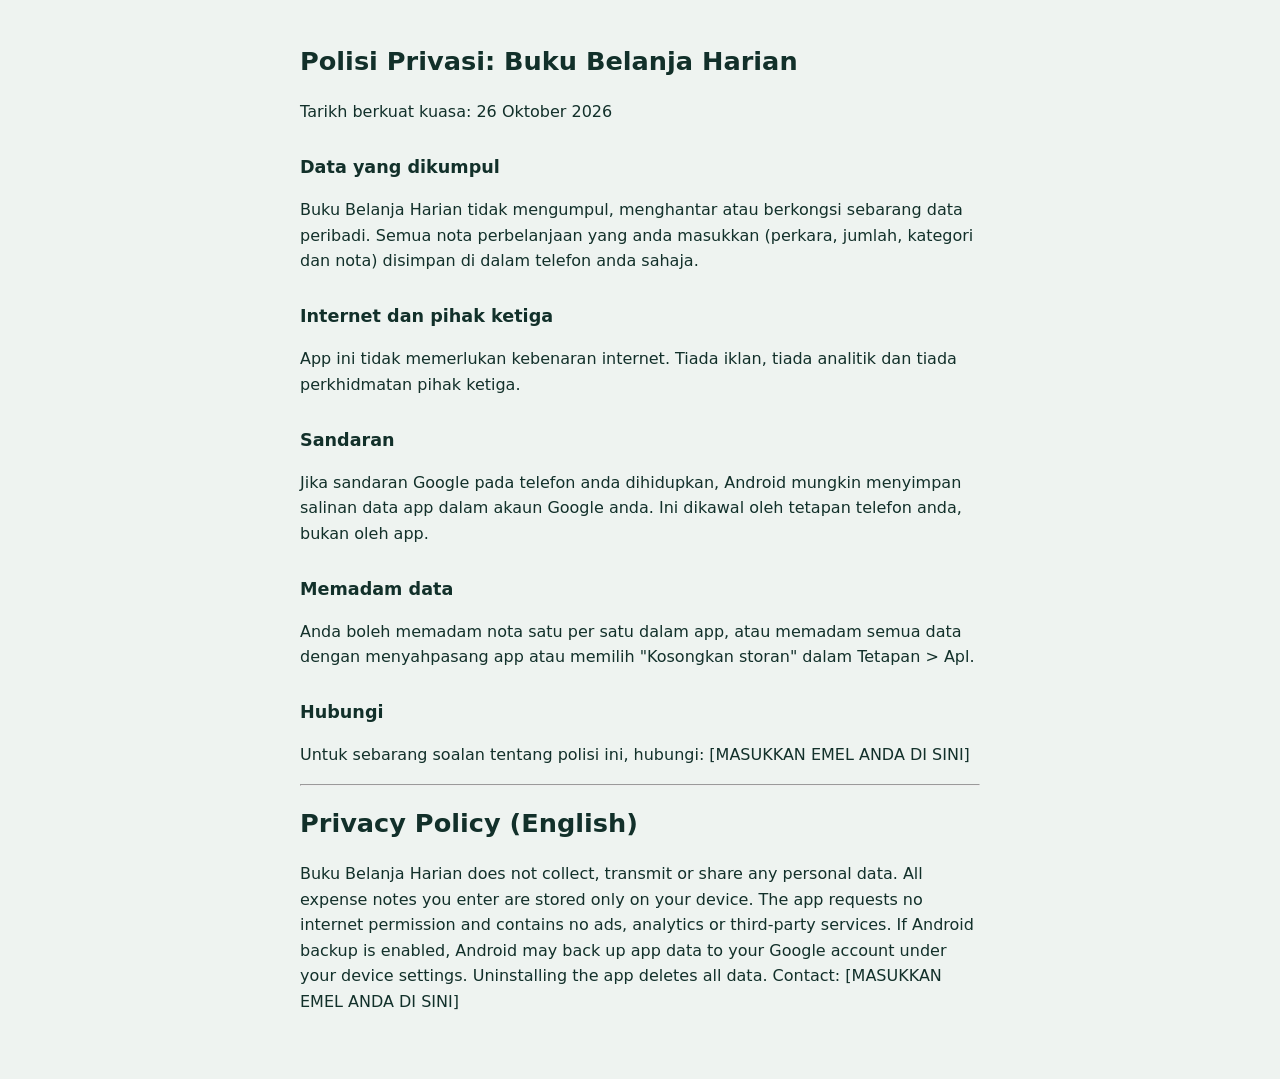
<file: play-store/privacy-policy.html>
<!doctype html>
<html lang="ms">
<head>
<meta charset="utf-8">
<meta name="viewport" content="width=device-width, initial-scale=1">
<title>Polisi Privasi · Buku Belanja Harian</title>
<style>
  body { font-family: system-ui, sans-serif; max-width: 680px; margin: 0 auto; padding: 24px 16px 48px; line-height: 1.6; color: #12302a; background: #eef3f0; }
  h1 { font-size: 1.6rem; } h2 { font-size: 1.1rem; margin-top: 1.6em; }
</style>
</head>
<body>
<h1>Polisi Privasi: Buku Belanja Harian</h1>
<p>Tarikh berkuat kuasa: 26 Oktober 2026</p>

<h2>Data yang dikumpul</h2>
<p>Buku Belanja Harian tidak mengumpul, menghantar atau berkongsi sebarang data peribadi. Semua nota perbelanjaan yang anda masukkan (perkara, jumlah, kategori dan nota) disimpan di dalam telefon anda sahaja.</p>

<h2>Internet dan pihak ketiga</h2>
<p>App ini tidak memerlukan kebenaran internet. Tiada iklan, tiada analitik dan tiada perkhidmatan pihak ketiga.</p>

<h2>Sandaran</h2>
<p>Jika sandaran Google pada telefon anda dihidupkan, Android mungkin menyimpan salinan data app dalam akaun Google anda. Ini dikawal oleh tetapan telefon anda, bukan oleh app.</p>

<h2>Memadam data</h2>
<p>Anda boleh memadam nota satu per satu dalam app, atau memadam semua data dengan menyahpasang app atau memilih "Kosongkan storan" dalam Tetapan &gt; Apl.</p>

<h2>Hubungi</h2>
<p>Untuk sebarang soalan tentang polisi ini, hubungi: [MASUKKAN EMEL ANDA DI SINI]</p>

<hr>
<h1>Privacy Policy (English)</h1>
<p>Buku Belanja Harian does not collect, transmit or share any personal data. All expense notes you enter are stored only on your device. The app requests no internet permission and contains no ads, analytics or third-party services. If Android backup is enabled, Android may back up app data to your Google account under your device settings. Uninstalling the app deletes all data. Contact: [MASUKKAN EMEL ANDA DI SINI]</p>
</body>
</html>
</file>
